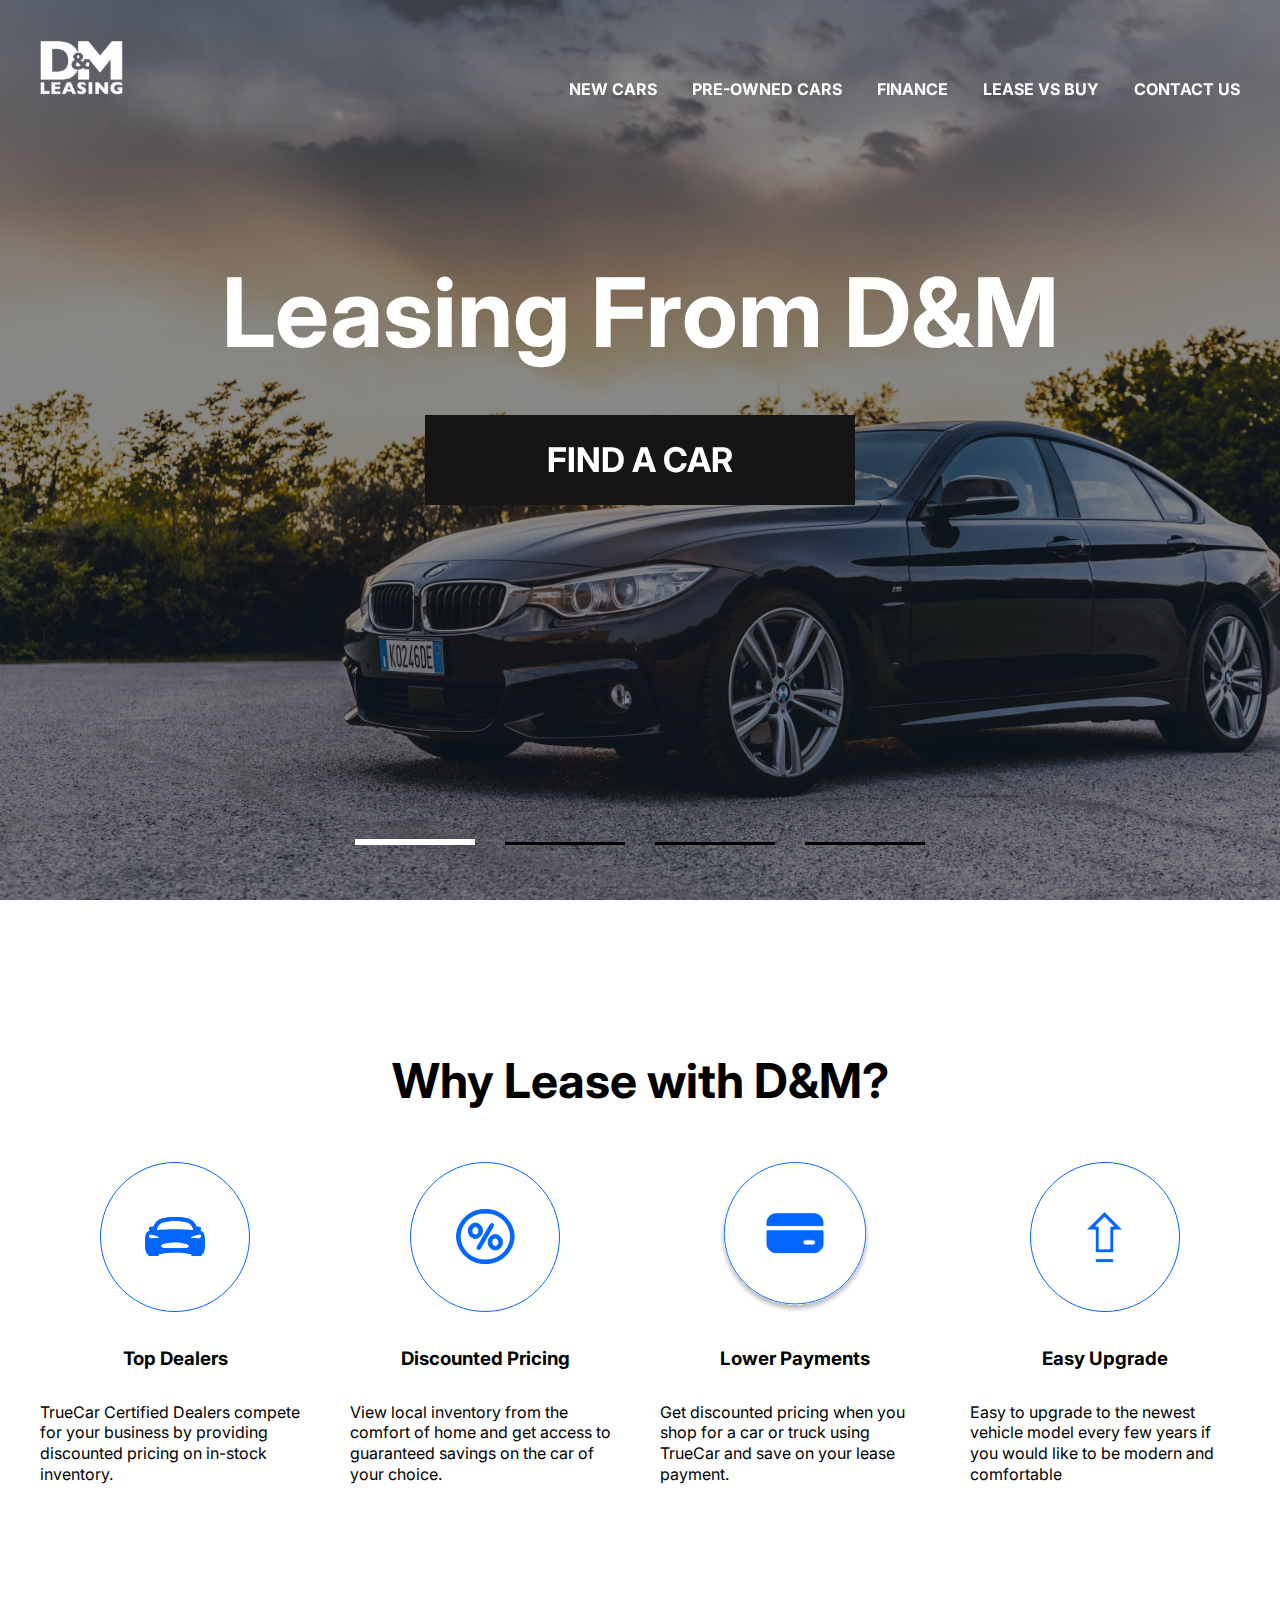
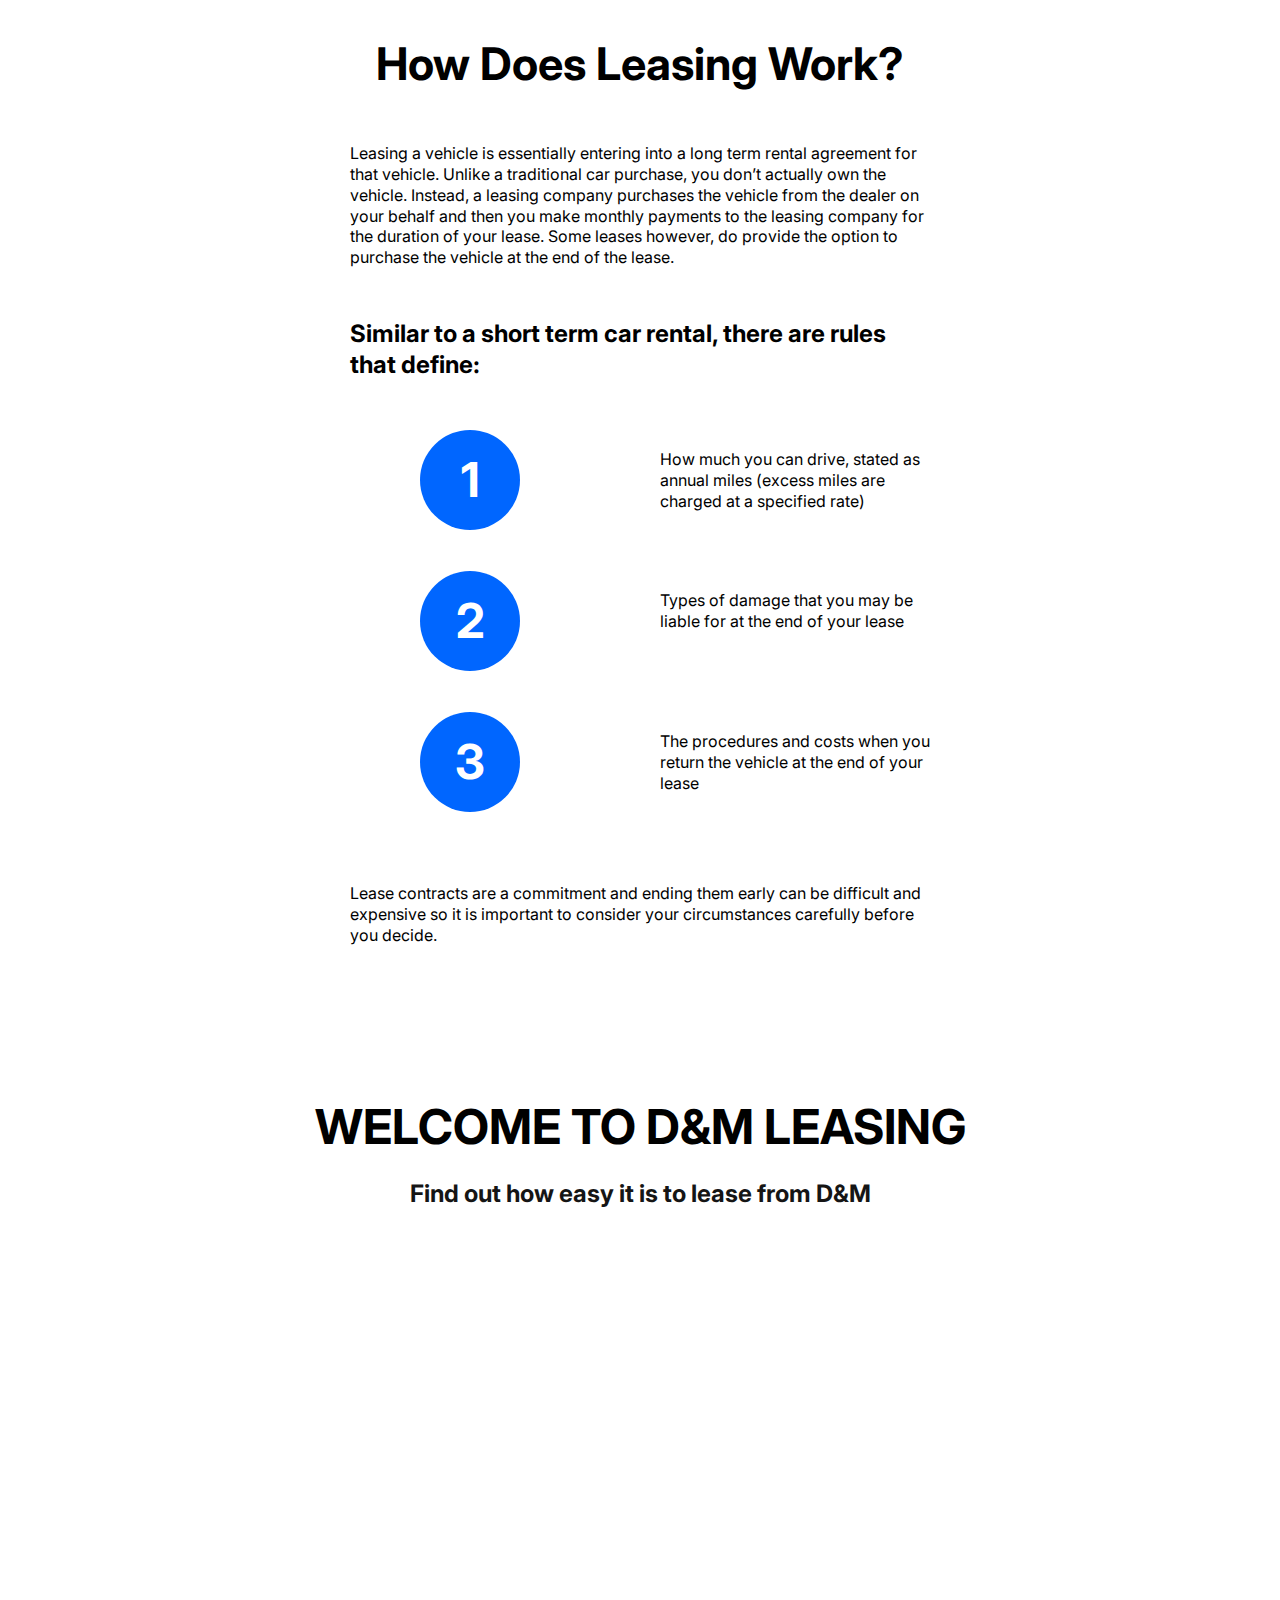
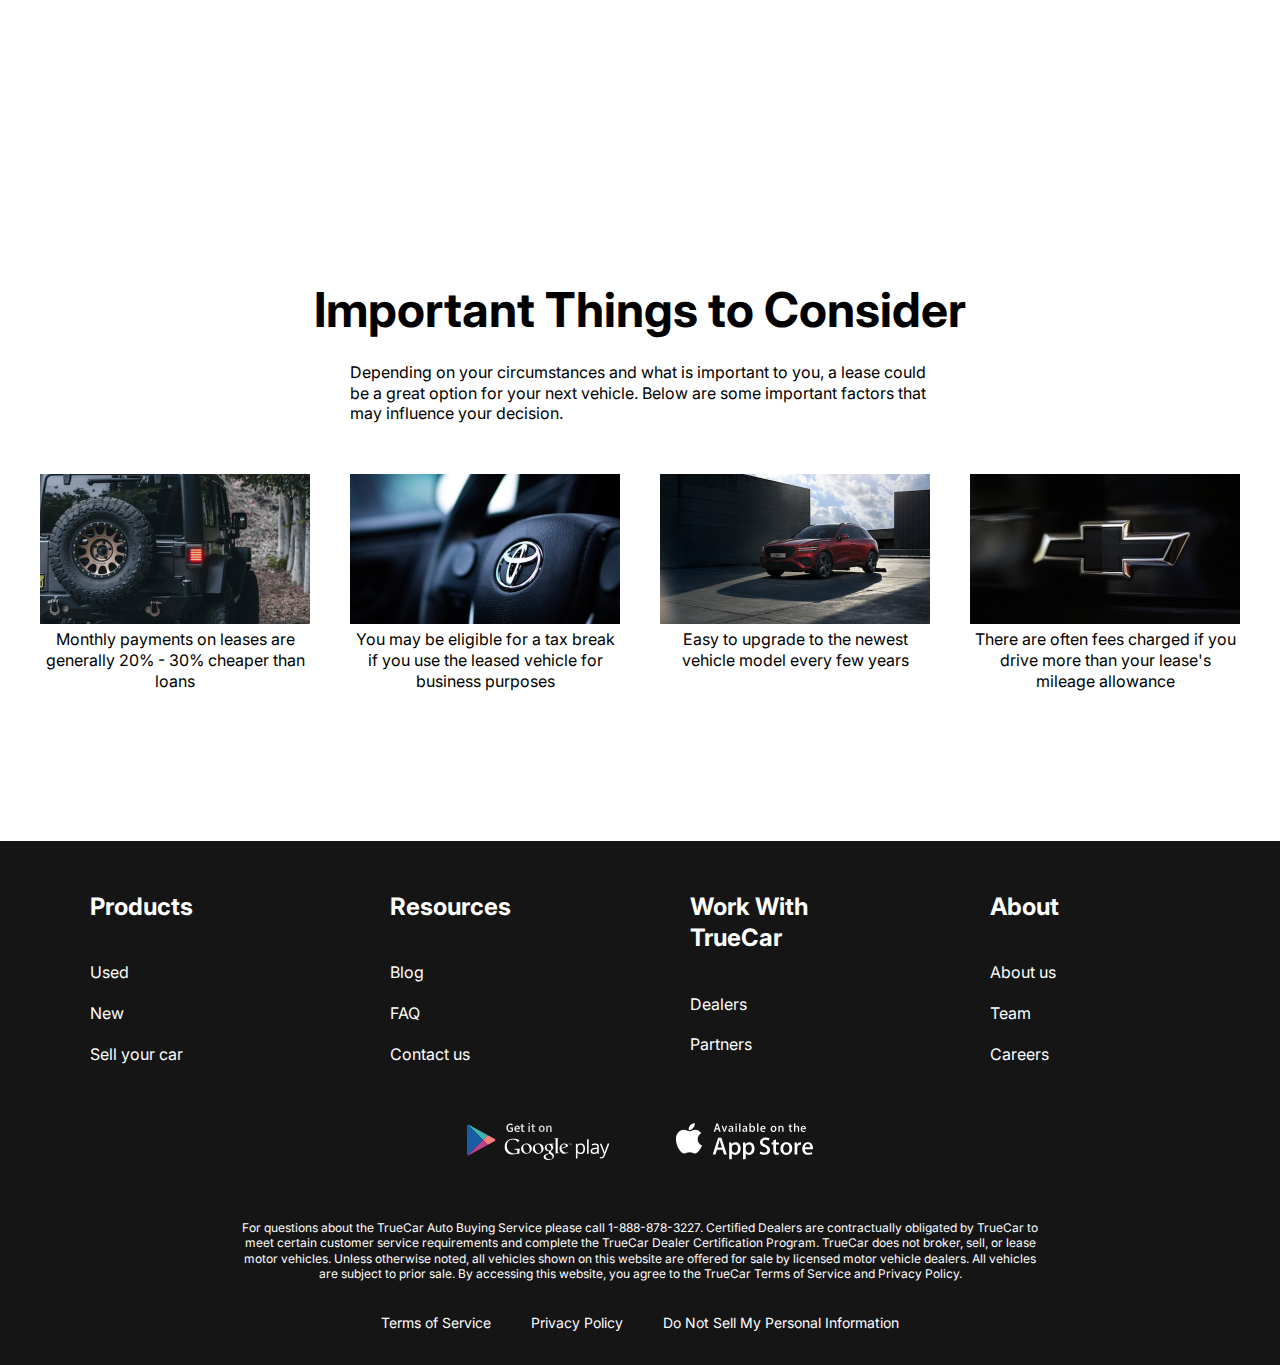
<file: src/index.html>
<!DOCTYPE html>
<html lang="en">
  <head>
    <meta charset="UTF-8" />
    <meta name="viewport" content="width=device-width, initial-scale=1.0" />
    <title>Document</title>
    <link rel="stylesheet" href="https://cdn.jsdelivr.net/npm/swiper@11/swiper-bundle.min.css" />
    <link rel="stylesheet" href="/CSS/style.css" />
    <link rel="preconnect" href="https://fonts.googleapis.com" />
    <link rel="preconnect" href="https://fonts.gstatic.com" crossorigin />
    <link
      href="https://fonts.googleapis.com/css2?family=Inter:wght@400;700&family=Montserrat:wght@400;500;600;700&display=swap"
      rel="stylesheet"
    />
  </head>
  <body>
    <div class="wrapper">
      <header class="header header-main">
        <div class="container">
          <div class="header__inner">
            <a href="index.html" class="logo"><img src="/images/logo.svg" alt="logo" class="logo__img" /></a>
            <nav class="menu">
              <ul class="menu__list">
                <li class="menu__list-item">
                  <a href="new-cars.html" class="menu__list-link">NEW CARS</a>
                </li>

                <li class="menu__list-item">
                  <a href="#" class="menu__list-link">PRE-OWNED CARS</a>
                </li>

                <li class="menu__list-item">
                  <a href="#" class="menu__list-link">FINANCE</a>
                </li>

                <li class="menu__list-item">
                  <a href="#" class="menu__list-link">LEASE VS BUY</a>
                </li>

                <li class="menu__list-item">
                  <a href="contacts.html" class="menu__list-link">CONTACT US</a>
                </li>
              </ul>
            </nav>
          </div>
        </div>
      </header>
      <main class="main">
        <section class="top">
          <h1 class="top__tittle">Leasing From D&M</h1>
          <a href="#" class="top__link">FIND A CAR</a>
        </section>
        <div class="slider">
          <div class="swiper">
            <div class="swiper-wrapper">
              <div class="swiper-slide" style="background-image: url(/images/slider-car.jpg)"></div>
              <div class="swiper-slide" style="background-image: url(/images/slider-car2.jpg)"></div>
              <div class="swiper-slide" style="background-image: url(/images/slider-car.jpg)"></div>
              <div class="swiper-slide" style="background-image: url(/images/slider-car2.jpg)"></div>
            </div>
            <div class="swiper-pagination"></div>
          </div>
        </div>
        <section class="why-lease">
          <div class="container">
            <h1 class="section-tittle">Why Lease with D&M?</h1>
           <ul class="why-lease__list">
            <li class="why-lease__item">
               <img src="/images/why-lease-1.svg" alt="" class="why-lease__img">
               <h3 class="why-lease__item-tittle">Top Dealers</h3>
               <p class="why-lease__text">TrueCar Certified Dealers compete for your business by providing discounted pricing on in-stock inventory.</p>
            </li>
            <li class="why-lease__item">
               <img src="/images/why-lease-2.svg" alt="" class="why-lease__img">
               <h3 class="why-lease__item-tittle">Discounted Pricing</h3>
               <p class="why-lease__text">View local inventory from the comfort of home and get access to guaranteed savings on the car of your choice.</p>
            </li>
            <li class="why-lease__item">
               <img src="/images/why-lease-3.svg" alt="" class="why-lease__img">
               <h3 class="why-lease__item-tittle">Lower Payments</h3>
               <p class="why-lease__text">Get discounted pricing when you shop for a car or truck using TrueCar and save on your lease payment.</p>
            </li>
            <li class="why-lease__item">
               <img src="/images/why-lease-4.svg" alt="" class="why-lease__img">
               <h3 class="why-lease__item-tittle">Easy Upgrade</h3>
               <p class="why-lease__text">Easy to upgrade to the newest vehicle model every few years if you would like to be modern and comfortable</p>
            </li>
           </ul>
            </div>
          </div>
        </section>
        <section class="leasing-work">
         <div class="container">
            <div class="leasing-work__inner">
               <h1 class="leasing-work__tittle">How Does Leasing Work?</h1>
               <p class="leasing-work__text">Leasing a vehicle is essentially entering into a long term rental agreement for that vehicle. Unlike a traditional car purchase, you don’t actually own the vehicle. Instead, a leasing company purchases the vehicle from the dealer on your behalf and then you make monthly payments to the leasing company for the duration of your lease. Some leases however, do provide the option to purchase the vehicle at the end of the lease.</p>
               <h2 class="leasing-work__sub-tittle">Similar to a short term car rental, there are rules that define:</h2>
               <ol class="leasing-work__list">
                  <li class="leasing-work__item">How much you can drive, stated as annual miles (excess miles are charged at a specified rate)</li>
                  <li class="leasing-work__item">Types of damage that you may be liable for at the end of your lease</li>
                  <li class="leasing-work__item">The procedures and costs when you return the vehicle at the end of your lease</li>
               </ol>
               <p class="leasing-work__text">Lease contracts are a commitment and ending them early can be difficult and expensive so it is important to consider your circumstances carefully before you decide.</p>
            </div>
         </div>
        </section>
        <section class="video">
         <div class="container">
            <h2 class="section-tittle vide__tittle">WELCOME TO D&M LEASING</h2>
            <p class="video__text">
               Find out how easy it is to lease from D&M
            </p>
            <iframe class="video__content" width="1000" height="500" src="https://www.youtube.com/embed/ltZXHIyff_s?si=XexfjTethbEDruNa&amp;controls=0" title="YouTube video player" frameborder="0" allow="accelerometer; autoplay; clipboard-write; encrypted-media; gyroscope; picture-in-picture; web-share" allowfullscreen></iframe>
         </div>
        </section>
        <section class="important-things">
         <div class="container">
            <h2 class="section-tittle important-things__tittle">Important Things to Consider</h2>
            <p class="important-things__text">Depending on your circumstances and what is important to you, a lease could be a great option for your next vehicle. Below are some important factors that may influence your decision.</p>
            <div class="important-things__inner">
            <ul class="important-things__list">
               <li class="important-things__item">
                  <img src="/images/important-things-1.jpg" alt="" class="important-things__item-img">
                  <p class="important-things__item-text">
                     Monthly payments on leases are generally 20% - 30% cheaper than loans
                  </p>
               </li>
               <li class="important-things__item">
                  <img src="/images/important-things-2.jpg" alt="" class="important-things__item-img">
                  <p class="important-things__item-text">
                     You may be eligible for a tax break if you use the leased vehicle for business purposes
                  </p>
               </li>
               <li class="important-things__item">
                  <img src="/images/important-things-3.jpg" alt="" class="important-things__item-img">
                  <p class="important-things__item-text">
                     Easy to upgrade to the newest vehicle model every few years
                  </p>
               </li>
               <li class="important-things__item">
                  <img src="/images/important-things-4.jpg" alt="" class="important-things__item-img">
                  <p class="important-things__item-text">
                     There are often fees charged if you drive more than your lease's mileage allowance
                  </p>
               </li>
            </ul>

            </div>
         </div>
        </section>
      </main>

      <footer class="footer">
        <div class="container">
          <nav class="footer__menu">
            <ul class="footer__menu-list">
              <li class="footer__menu-item">
                <p href="#" class="footer__menu-tittle">Products</p>
              </li>
              <li class="footer__menu-item">
                <a href="#" class="footer__menu-link">Used</a>
              </li>
              <li class="footer__menu-item">
                <a href="#" class="footer__menu-link">New</a>
              </li>
              <li class="footer__menu-item">
                <a href="#" class="footer__menu-link">Sell your car</a>
              </li>
            </ul>
            <ul class="footer__menu-list">
              <li class="footer__menu-item">
                <p href="#" class="footer__menu-tittle">Resources</p>
              </li>
              <li class="footer__menu-item">
                <a href="#" class="footer__menu-link">Blog</a>
              </li>
              <li class="footer__menu-item">
                <a href="#" class="footer__menu-link">FAQ</a>
              </li>
              <li class="footer__menu-item">
                <a href="#" class="footer__menu-link">Contact us</a>
              </li>
            </ul>
            <ul class="footer__menu-list">
              <li class="footer__menu-item">
                <p href="#" class="footer__menu-tittle">Work With TrueCar</p>
              </li>
              <li class="footer__menu-item">
                <a href="#" class="footer__menu-link">Dealers</a>
              </li>
              <li class="footer__menu-item">
                <a href="#" class="footer__menu-link">Partners</a>
              </li>
            </ul>
            <ul class="footer__menu-list">
              <li class="footer__menu-item">
                <p href="#" class="footer__menu-tittle">About</p>
              </li>
              <li class="footer__menu-item">
                <a href="#" class="footer__menu-link">About us</a>
              </li>
              <li class="footer__menu-item">
                <a href="#" class="footer__menu-link">Team</a>
              </li>
              <li class="footer__menu-item">
                <a href="#" class="footer__menu-link">Careers</a>
              </li>
            </ul>
          </nav>
          <ul class="app__links">
            <li class="app__item">
              <a href="#" class="app__item-link">
                <img src="/images/google-play.svg" alt="apple" class="app__item-img" />
              </a>
            </li>
            <li class="app__item">
              <a href="#" class="app__item-link">
                <img src="/images/app-store.svg" alt="apple" class="app__item-img" />
              </a>
            </li>
          </ul>
          <div class="footer__copy">
            <p class="footer_copy-text">
              For questions about the TrueCar Auto Buying Service please call 1-888-878-3227. Certified Dealers are
              contractually obligated by TrueCar to meet certain customer service requirements and complete the TrueCar
              Dealer Certification Program. TrueCar does not broker, sell, or lease motor vehicles. Unless otherwise
              noted, all vehicles shown on this website are offered for sale by licensed motor vehicle dealers. All
              vehicles are subject to prior sale. By accessing this website, you agree to the TrueCar Terms of Service
              and Privacy Policy.
            </p>
          </div>
          <nav class="copy__nav">
            <ul class="copy__nav-list">
              <li class="copy__nav-item">
                <a href="#" class="copy__nav-link">Terms of Service</a>
              </li>
              <li class="copy_nav-item">
                <a href="#" class="copy__nav-link">Privacy Policy</a>
              </li>
              <li class="copy_nav-item">
                <a href="#" class="copy__nav-link">Do Not Sell My Personal Information</a>
              </li>
            </ul>
          </nav>
        </div>
      </footer>
    </div>
    <script src="https://cdn.jsdelivr.net/npm/swiper@11/swiper-bundle.min.js"></script>
    <script src="js/main.js"></script>
  </body>
</html>
</file>
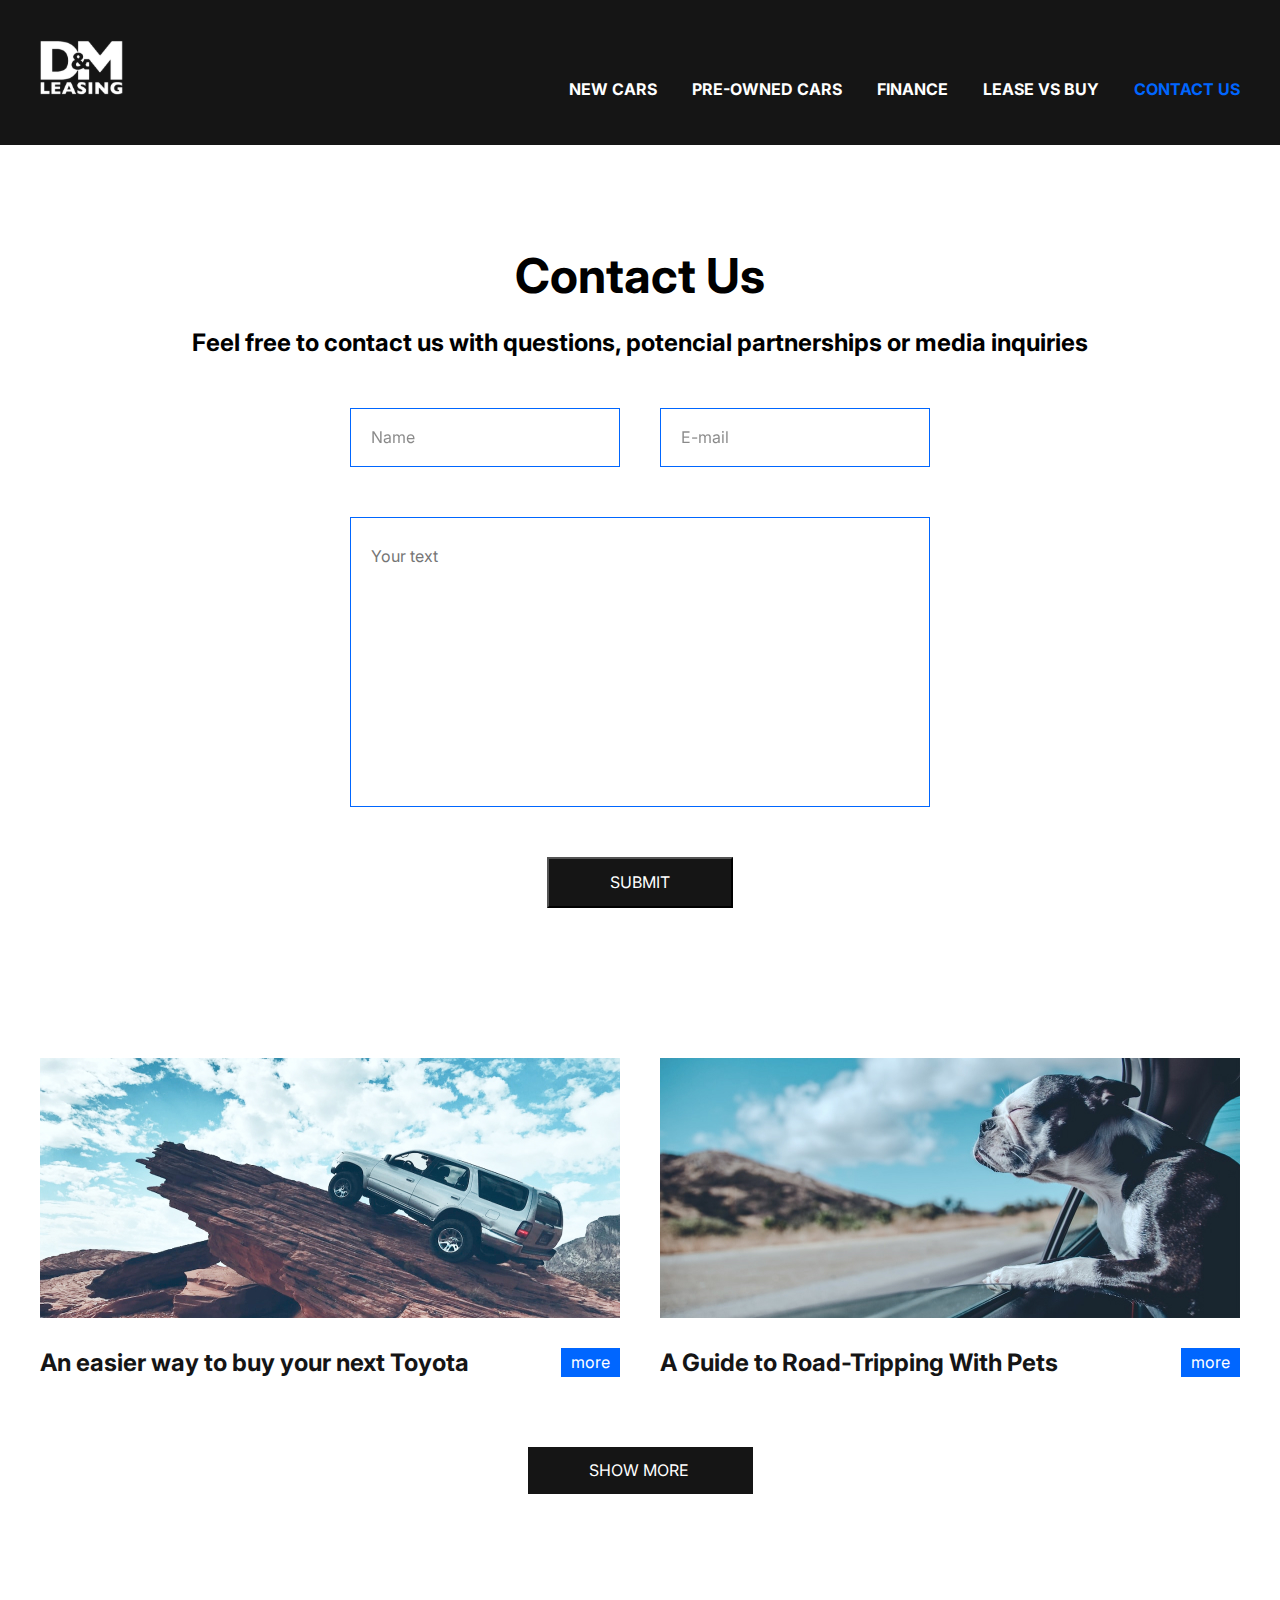
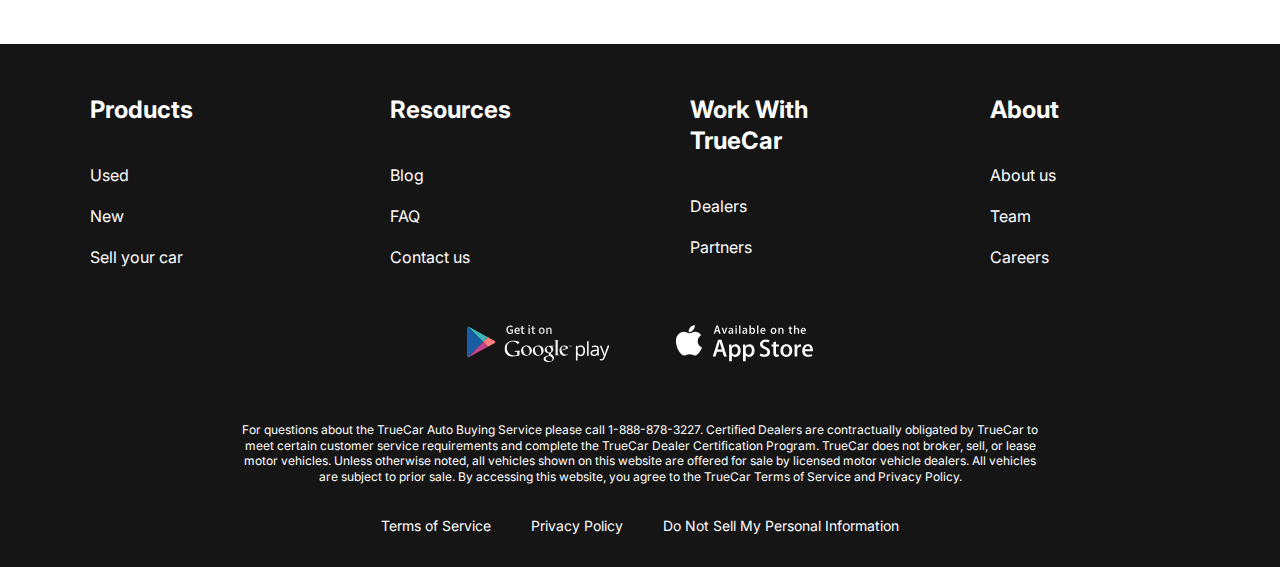
<file: src/contacts.html>
<!DOCTYPE html>
<html lang="en">
  <head>
    <meta charset="UTF-8" />
    <meta name="viewport" content="width=device-width, initial-scale=1.0" />
    <title>Document</title>
    <link rel="stylesheet" href="/CSS/style.css" />
    <link rel="preconnect" href="https://fonts.googleapis.com" />
    <link rel="preconnect" href="https://fonts.gstatic.com" crossorigin />
    <link
      href="https://fonts.googleapis.com/css2?family=Inter:wght@400;700&family=Montserrat:wght@400;500;600;700&display=swap"
      rel="stylesheet"
    />
  </head>
  <body>
    <div class="wrapper">
      <header class="header">
        <div class="container">
          <div class="header__inner">
            <a href="index.html" class="logo"><img src="/images/logo.svg" alt="logo" class="logo__img" /></a>
            <nav class="menu">
              <ul class="menu__list">
                <li class="menu__list-item">
                  <a href="new-cars.html" class="menu__list-link">NEW CARS</a>
                </li>

                <li class="menu__list-item">
                  <a href="#" class="menu__list-link">PRE-OWNED CARS</a>
                </li>

                <li class="menu__list-item">
                  <a href="#" class="menu__list-link">FINANCE</a>
                </li>

                <li class="menu__list-item">
                  <a href="#" class="menu__list-link">LEASE VS BUY</a>
                </li>

                <li class="menu__list-item">
                  <a href="contacts.html" class="menu__list-link menu__list-link--actve">CONTACT US</a>
                </li>
              </ul>
            </nav>
          </div>
        </div>
      </header>
      <main class="main">
        <section class="contacts">
          <div class="container">
            <h1 class="section-tittle contacts__tittle">Contact Us</h1>
            <h2 class="contacts__text">
              Feel free to contact us with questions, potencial partnerships or media inquiries
            </h2>
            <form action="#" class="form">
              <input type="text" class="form__input contacts-name" placeholder="Name" />
              <input type="email" class="form__input contacts-email" placeholder="E-mail" />
              <textarea type="text" class="form__input-text" placeholder="Your text"></textarea>
              <button class="form__btn">SUBMIT</button>
            </form>
          </div>
        </section>
        <section class="blog">
          <div class="container">
            <div class="blog__items">
              <div class="blog__item">
                <img src="/images/blog-item-1.jpg" alt="img" class="blog__item-img" />
                <h4 class="blog__item-tittle">An easier way to buy your next Toyota</h4>
                <a href="#" class="blog__item-link">MORE</a>
              </div>
              <div class="blog__item">
                <img src="/images/blog-item-2.jpg" alt="img" class="blog__item-img" />
                <h4 class="blog__item-tittle">A Guide to Road-Tripping With Pets</h4>
                <a href="#" class="blog__item-link">MORE</a>
              </div>
            </div>
            <a href="index.html" class="blog__link">SHOW MORE</a>
          </div>
        </section>
      </main>

      <footer class="footer">
        <div class="container">
          <nav class="footer__menu">
            <ul class="footer__menu-list">
              <li class="footer__menu-item">
                <p href="#" class="footer__menu-tittle">Products</p>
              </li>
              <li class="footer__menu-item">
                <a href="#" class="footer__menu-link">Used</a>
              </li>
              <li class="footer__menu-item">
                <a href="#" class="footer__menu-link">New</a>
              </li>
              <li class="footer__menu-item">
                <a href="#" class="footer__menu-link">Sell your car</a>
              </li>
            </ul>
            <ul class="footer__menu-list">
              <li class="footer__menu-item">
                <p href="#" class="footer__menu-tittle">Resources</p>
              </li>
              <li class="footer__menu-item">
                <a href="#" class="footer__menu-link">Blog</a>
              </li>
              <li class="footer__menu-item">
                <a href="#" class="footer__menu-link">FAQ</a>
              </li>
              <li class="footer__menu-item">
                <a href="#" class="footer__menu-link">Contact us</a>
              </li>
            </ul>
            <ul class="footer__menu-list">
              <li class="footer__menu-item">
                <p href="#" class="footer__menu-tittle">Work With TrueCar</p>
              </li>
              <li class="footer__menu-item">
                <a href="#" class="footer__menu-link">Dealers</a>
              </li>
              <li class="footer__menu-item">
                <a href="#" class="footer__menu-link">Partners</a>
              </li>
            </ul>
            <ul class="footer__menu-list">
              <li class="footer__menu-item">
                <p href="#" class="footer__menu-tittle">About</p>
              </li>
              <li class="footer__menu-item">
                <a href="#" class="footer__menu-link">About us</a>
              </li>
              <li class="footer__menu-item">
                <a href="#" class="footer__menu-link">Team</a>
              </li>
              <li class="footer__menu-item">
                <a href="#" class="footer__menu-link">Careers</a>
              </li>
            </ul>
          </nav>
          <ul class="app__links">
            <li class="app__item">
              <a href="#" class="app__item-link">
                <img src="/images/google-play.svg" alt="apple" class="app__item-img" />
              </a>
            </li>
            <li class="app__item">
              <a href="#" class="app__item-link">
                <img src="/images/app-store.svg" alt="apple" class="app__item-img" />
              </a>
            </li>
          </ul>
          <div class="footer__copy">
            <p class="footer_copy-text">
              For questions about the TrueCar Auto Buying Service please call 1-888-878-3227. Certified Dealers are
              contractually obligated by TrueCar to meet certain customer service requirements and complete the TrueCar
              Dealer Certification Program. TrueCar does not broker, sell, or lease motor vehicles. Unless otherwise
              noted, all vehicles shown on this website are offered for sale by licensed motor vehicle dealers. All
              vehicles are subject to prior sale. By accessing this website, you agree to the TrueCar Terms of Service
              and Privacy Policy.
            </p>
          </div>
          <nav class="copy__nav">
            <ul class="copy__nav-list">
              <li class="copy__nav-item">
                <a href="#" class="copy__nav-link">Terms of Service</a>
              </li>
              <li class="copy_nav-item">
                <a href="#" class="copy__nav-link">Privacy Policy</a>
              </li>
              <li class="copy_nav-item">
                <a href="#" class="copy__nav-link">Do Not Sell My Personal Information</a>
              </li>
            </ul>
          </nav>
        </div>
      </footer>
    </div>
  </body>
</html>
</file>
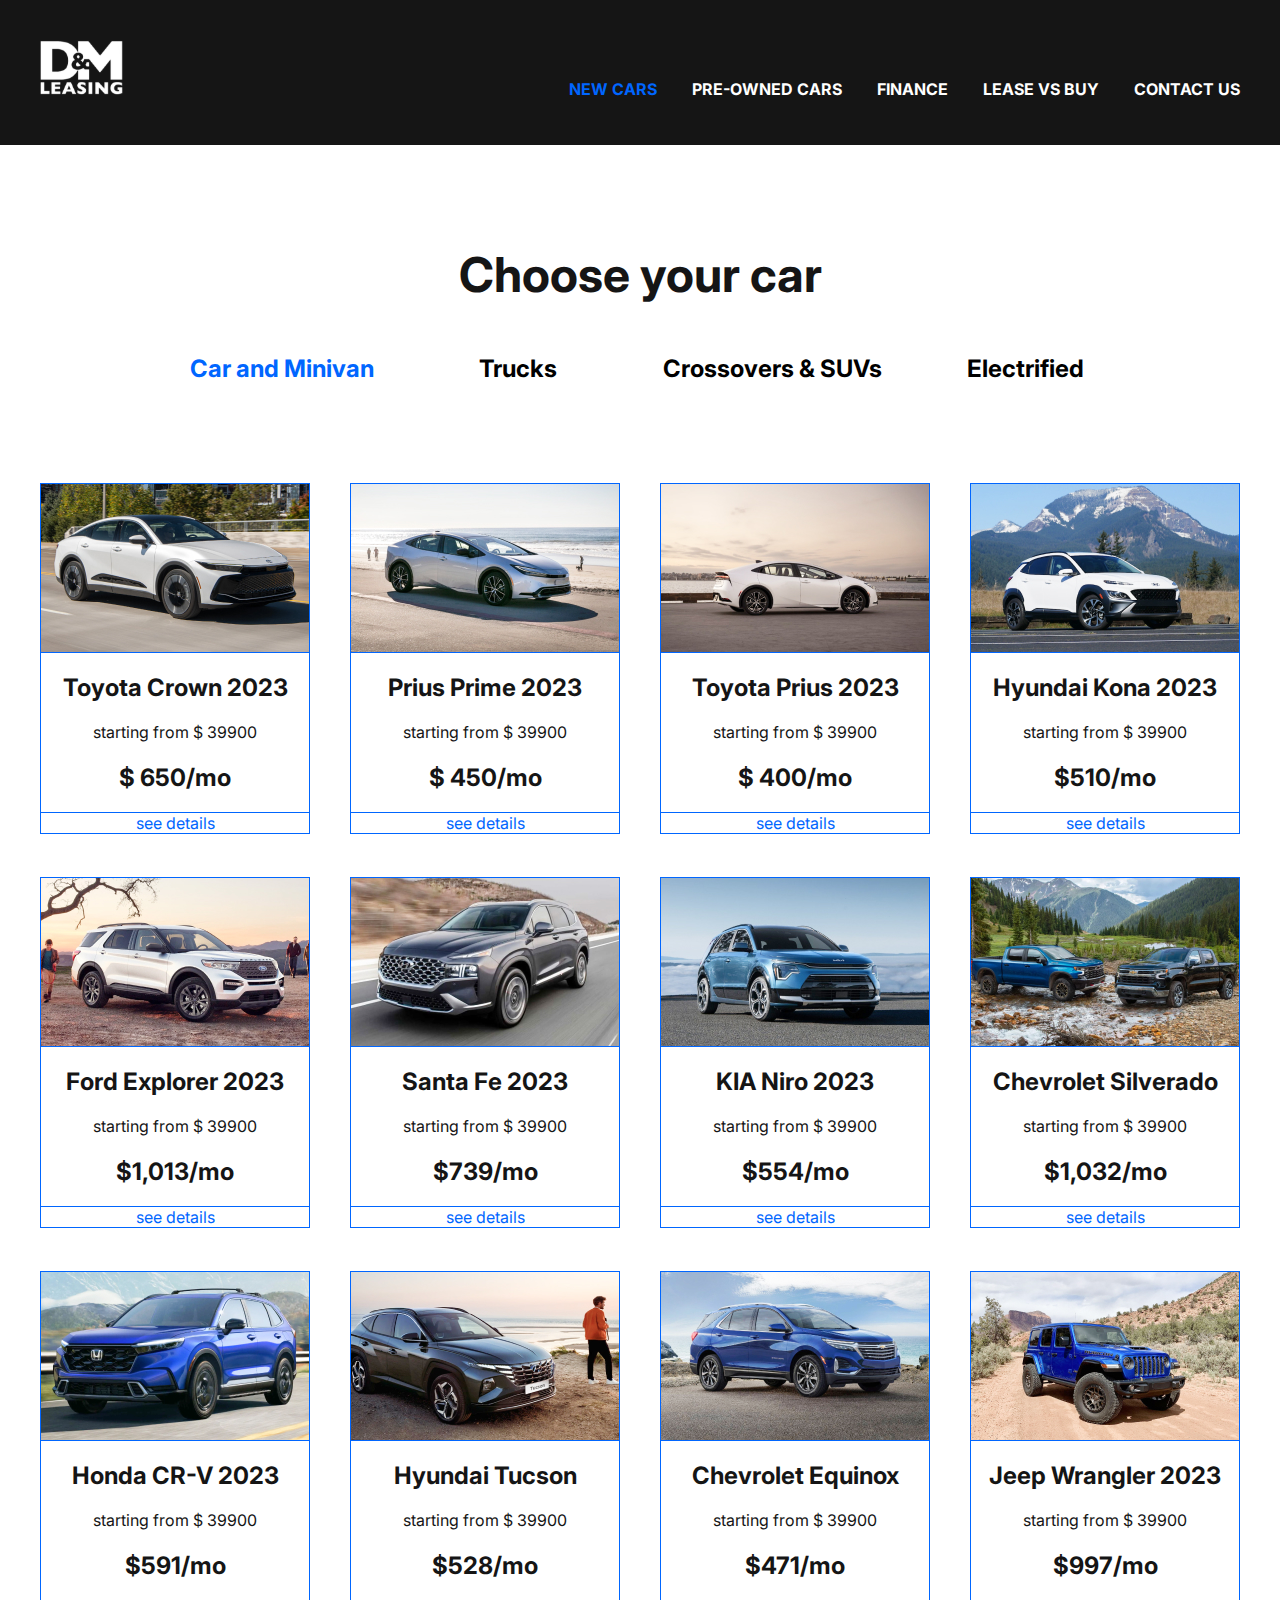
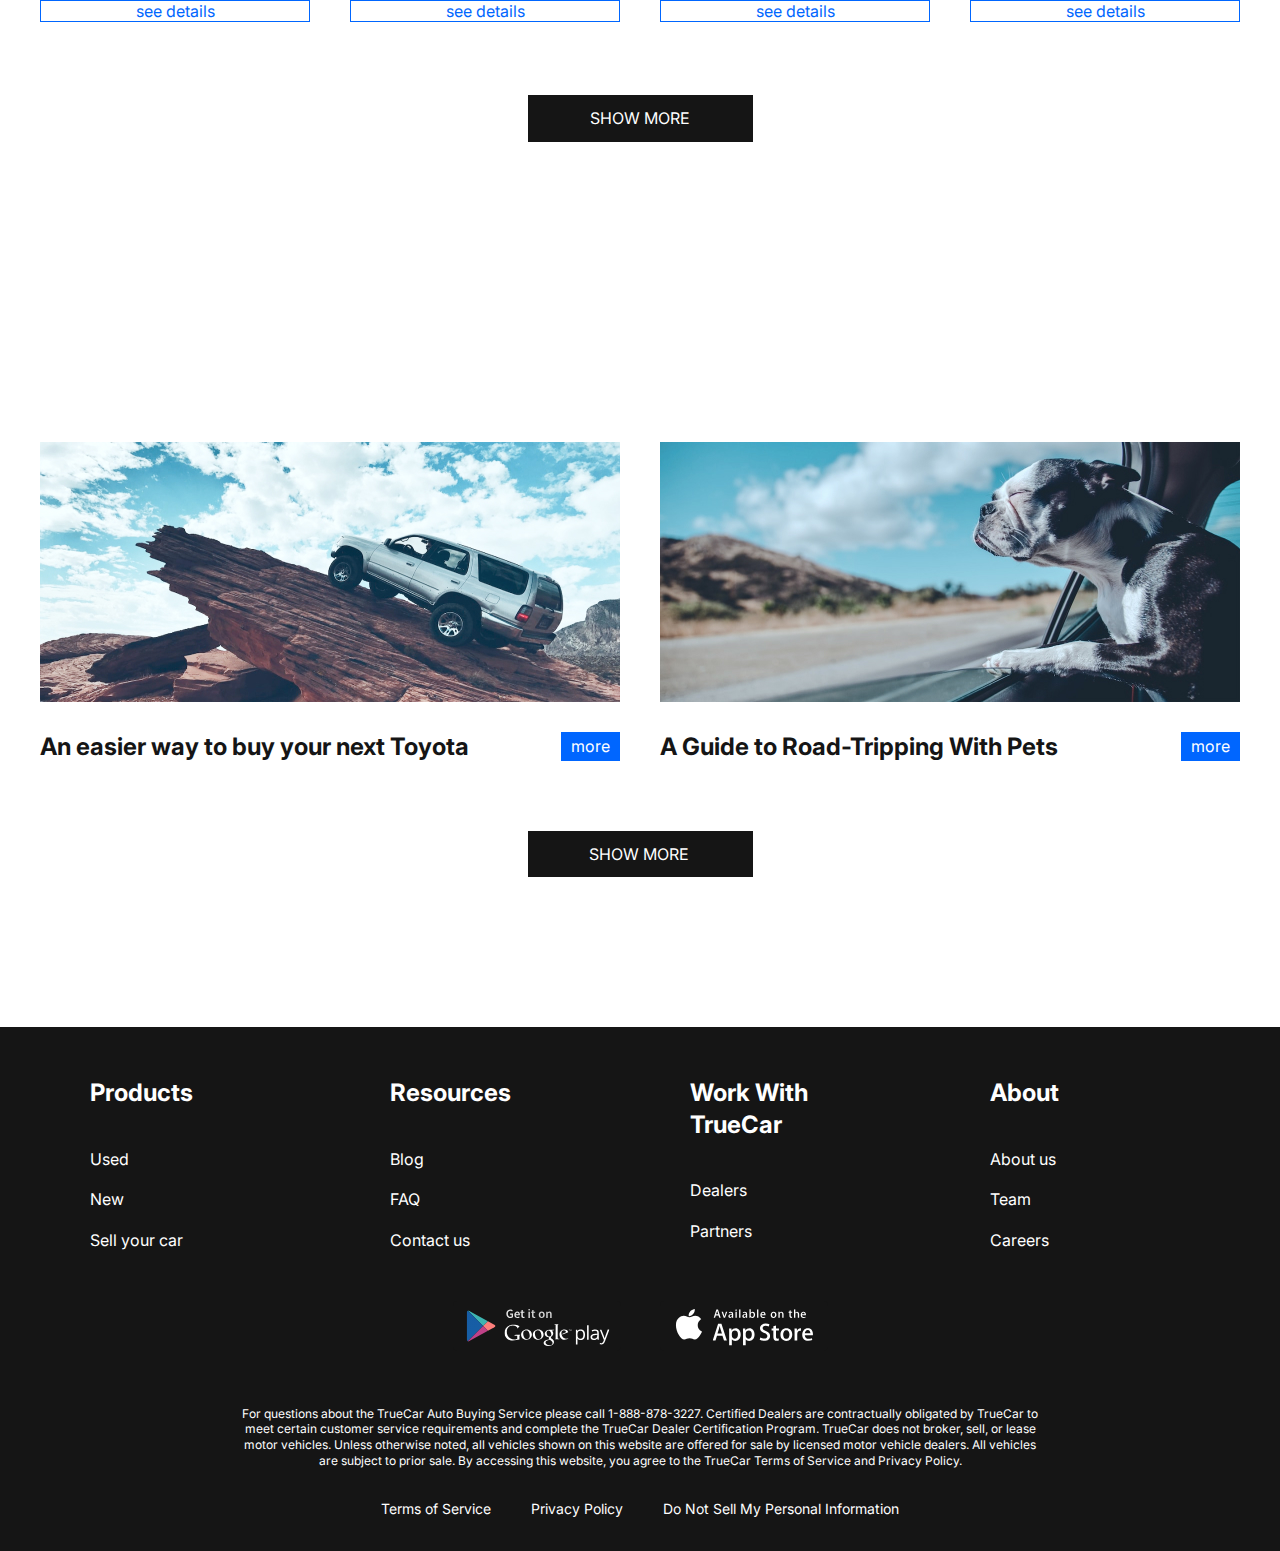
<file: src/new-cars.html>
<!DOCTYPE html>
<html lang="en">
  <head>
    <meta charset="UTF-8" />
    <meta name="viewport" content="width=device-width, initial-scale=1.0" />
    <title>Document</title>
    <link rel="stylesheet" href="/CSS/style.css" />
    <link rel="preconnect" href="https://fonts.googleapis.com" />
    <link rel="preconnect" href="https://fonts.gstatic.com" crossorigin />
    <link
      href="https://fonts.googleapis.com/css2?family=Inter:wght@400;700&family=Montserrat:wght@400;500;600;700&display=swap"
      rel="stylesheet"
    />
  </head>
  <body>
    <div class="wrapper">
      <header class="header">
        <div class="container">
          <div class="header__inner">
            <a href="index.html" class="logo"><img src="/images/logo.svg" alt="logo" class="logo__img" /></a>
            <nav class="menu">
              <ul class="menu__list">
                <li class="menu__list-item">
                  <a href="new-cars.html" class="menu__list-link menu__list-link--actve">NEW CARS</a>
                </li>

                <li class="menu__list-item">
                  <a href="#" class="menu__list-link">PRE-OWNED CARS</a>
                </li>

                <li class="menu__list-item">
                  <a href="#" class="menu__list-link">FINANCE</a>
                </li>

                <li class="menu__list-item">
                  <a href="#" class="menu__list-link">LEASE VS BUY</a>
                </li>

                <li class="menu__list-item">
                  <a href="contacts.html" class="menu__list-link">CONTACT US</a>
                </li>
              </ul>
            </nav>
          </div>
        </div>
      </header>
      <main class="main">
        <section class="choose">
          <div class="container">
            <h1 class="choose__tittle">Choose your car</h1>
            <div class="tabs">
              <div class="tabs__btn">
                <button class="tabs__btn-item tabs__btn-item-active" data-button="content-1">Car and Minivan</button>
                <button class="tabs__btn-item" data-button="content-2">Trucks</button>
                <button class="tabs__btn-item" data-button="content-3">Crossovers & SUVs</button>
                <button class="tabs__btn-item" data-button="content-4">Electrified</button>
              </div>
              <div class="tabs__content">
                <div class="tabs__content-item">
                  <div class="card">
                    <img src="/images/car-1.jpg" alt="car1" class="card__img" />
                    <div class="card__content">
                      <h4 class="card__tittle">Toyota Crown 2023</h4>
                      <p class="card__price-start">starting from $ 39900</p>
                      <p class="card__price-month">$ 650/mo</p>
                    </div>
                    <a href="#" class="card__details">see details</a>
                  </div>

                  <div class="card">
                    <img src="/images/car-2.jpg" alt="car1" class="card__img" />
                    <div class="card__content">
                      <h4 class="card__tittle">Prius Prime 2023</h4>
                      <p class="card__price-start">starting from $ 39900</p>
                      <p class="card__price-month">$ 450/mo</p>
                    </div>
                    <a href="#" class="card__details">see details</a>
                  </div>
                  <div class="card">
                    <img src="/images/car-3.jpg" alt="car1" class="card__img" />
                    <div class="card__content">
                      <h4 class="card__tittle">Toyota Prius 2023</h4>
                      <p class="card__price-start">starting from $ 39900</p>
                      <p class="card__price-month">$ 400/mo</p>
                    </div>
                    <a href="#" class="card__details">see details</a>
                  </div>
                  <div class="card">
                    <img src="/images/car-4.jpg" alt="car1" class="card__img" />
                    <div class="card__content">
                      <h4 class="card__tittle">Hyundai Kona 2023</h4>
                      <p class="card__price-start">starting from $ 39900</p>
                      <p class="card__price-month">$510/mo</p>
                    </div>
                    <a href="#" class="card__details">see details</a>
                  </div>
                  <div class="card">
                    <img src="/images/car-5.jpg" alt="car1" class="card__img" />
                    <div class="card__content">
                      <h4 class="card__tittle">Ford Explorer 2023</h4>
                      <p class="card__price-start">starting from $ 39900</p>
                      <p class="card__price-month">$1,013/mo</p>
                    </div>
                    <a href="#" class="card__details">see details</a>
                  </div>
                  <div class="card">
                    <img src="/images/car-6.jpg" alt="car1" class="card__img" />
                    <div class="card__content">
                      <h4 class="card__tittle">Santa Fe 2023</h4>
                      <p class="card__price-start">starting from $ 39900</p>
                      <p class="card__price-month">$739/mo</p>
                    </div>
                    <a href="#" class="card__details">see details</a>
                  </div>
                  <div class="card">
                    <img src="/images/car-7.jpg" alt="car1" class="card__img" />
                    <div class="card__content">
                      <h4 class="card__tittle">KIA Niro 2023</h4>
                      <p class="card__price-start">starting from $ 39900</p>
                      <p class="card__price-month">$554/mo</p>
                    </div>
                    <a href="#" class="card__details">see details</a>
                  </div>
                  <div class="card">
                    <img src="/images/car-8.jpg" alt="car1" class="card__img" />
                    <div class="card__content">
                      <h4 class="card__tittle">Chevrolet Silverado</h4>
                      <p class="card__price-start">starting from $ 39900</p>
                      <p class="card__price-month">$1,032/mo</p>
                    </div>
                    <a href="#" class="card__details">see details</a>
                  </div>
                  <div class="card">
                    <img src="/images/car-9.jpg" alt="car1" class="card__img" />
                    <div class="card__content">
                      <h4 class="card__tittle">Honda CR-V 2023</h4>
                      <p class="card__price-start">starting from $ 39900</p>
                      <p class="card__price-month">$591/mo</p>
                    </div>
                    <a href="#" class="card__details">see details</a>
                  </div>
                  <div class="card">
                    <img src="/images/car-10.jpg" alt="car1" class="card__img" />
                    <div class="card__content">
                      <h4 class="card__tittle">Hyundai Tucson</h4>
                      <p class="card__price-start">starting from $ 39900</p>
                      <p class="card__price-month">$528/mo</p>
                    </div>
                    <a href="#" class="card__details">see details</a>
                  </div>
                  <div class="card">
                    <img src="/images/car-11.jpg" alt="car1" class="card__img" />
                    <div class="card__content">
                      <h4 class="card__tittle">Chevrolet Equinox</h4>
                      <p class="card__price-start">starting from $ 39900</p>
                      <p class="card__price-month">$471/mo</p>
                    </div>
                    <a href="#" class="card__details">see details</a>
                  </div>
                  <div class="card">
                    <img src="/images/car-12.jpg" alt="car1" class="card__img" />
                    <div class="card__content">
                      <h4 class="card__tittle">Jeep Wrangler 2023</h4>
                      <p class="card__price-start">starting from $ 39900</p>
                      <p class="card__price-month">$997/mo</p>
                    </div>
                    <a href="#" class="card__details">see details</a>
                  </div>
                </div>
                <a href="contacts.html" class="blog__link cars__link">SHOW MORE</a>
              </div>
            </div>
          </div>
        </section>
        <section class="blog">
          <div class="container">
            <div class="blog__items">
              <div class="blog__item">
                <img src="/images/blog-item-1.jpg" alt="img" class="blog__item-img" />
                <h4 class="blog__item-tittle">An easier way to buy your next Toyota</h4>
                <a href="contacts.html" class="blog__item-link">MORE</a>
              </div>
              <div class="blog__item">
                <img src="/images/blog-item-2.jpg" alt="img" class="blog__item-img" />
                <h4 class="blog__item-tittle">A Guide to Road-Tripping With Pets</h4>
                <a href="contacts.html" class="blog__item-link">MORE</a>
              </div>
            </div>
            <a href="contacts.html" class="blog__link">SHOW MORE</a>
          </div>
        </section>
      </main>

      <footer class="footer">
        <div class="container">
          <nav class="footer__menu">
            <ul class="footer__menu-list">
              <li class="footer__menu-item">
                <p href="#" class="footer__menu-tittle">Products</p>
              </li>
              <li class="footer__menu-item">
                <a href="#" class="footer__menu-link">Used</a>
              </li>
              <li class="footer__menu-item">
                <a href="#" class="footer__menu-link">New</a>
              </li>
              <li class="footer__menu-item">
                <a href="#" class="footer__menu-link">Sell your car</a>
              </li>
            </ul>
            <ul class="footer__menu-list">
              <li class="footer__menu-item">
                <p href="#" class="footer__menu-tittle">Resources</p>
              </li>
              <li class="footer__menu-item">
                <a href="#" class="footer__menu-link">Blog</a>
              </li>
              <li class="footer__menu-item">
                <a href="#" class="footer__menu-link">FAQ</a>
              </li>
              <li class="footer__menu-item">
                <a href="#" class="footer__menu-link">Contact us</a>
              </li>
            </ul>
            <ul class="footer__menu-list">
              <li class="footer__menu-item">
                <p href="#" class="footer__menu-tittle">Work With TrueCar</p>
              </li>
              <li class="footer__menu-item">
                <a href="#" class="footer__menu-link">Dealers</a>
              </li>
              <li class="footer__menu-item">
                <a href="#" class="footer__menu-link">Partners</a>
              </li>
            </ul>
            <ul class="footer__menu-list">
              <li class="footer__menu-item">
                <p href="#" class="footer__menu-tittle">About</p>
              </li>
              <li class="footer__menu-item">
                <a href="#" class="footer__menu-link">About us</a>
              </li>
              <li class="footer__menu-item">
                <a href="#" class="footer__menu-link">Team</a>
              </li>
              <li class="footer__menu-item">
                <a href="#" class="footer__menu-link">Careers</a>
              </li>
            </ul>
          </nav>
          <ul class="app__links">
            <li class="app__item">
              <a href="#" class="app__item-link">
                <img src="/images/google-play.svg" alt="apple" class="app__item-img" />
              </a>
            </li>
            <li class="app__item">
              <a href="#" class="app__item-link">
                <img src="/images/app-store.svg" alt="apple" class="app__item-img" />
              </a>
            </li>
          </ul>
          <div class="footer__copy">
            <p class="footer_copy-text">
              For questions about the TrueCar Auto Buying Service please call 1-888-878-3227. Certified Dealers are
              contractually obligated by TrueCar to meet certain customer service requirements and complete the TrueCar
              Dealer Certification Program. TrueCar does not broker, sell, or lease motor vehicles. Unless otherwise
              noted, all vehicles shown on this website are offered for sale by licensed motor vehicle dealers. All
              vehicles are subject to prior sale. By accessing this website, you agree to the TrueCar Terms of Service
              and Privacy Policy.
            </p>
          </div>
          <nav class="copy__nav">
            <ul class="copy__nav-list">
              <li class="copy__nav-item">
                <a href="#" class="copy__nav-link">Terms of Service</a>
              </li>
              <li class="copy_nav-item">
                <a href="#" class="copy__nav-link">Privacy Policy</a>
              </li>
              <li class="copy_nav-item">
                <a href="#" class="copy__nav-link">Do Not Sell My Personal Information</a>
              </li>
            </ul>
          </nav>
        </div>
      </footer>
    </div>
    <script src="js/main.js"></script>
  </body>
</html>
</file>
<file: CSS/style.css>
html {
  box-sizing: border-box;
}
*,
*::after,
*::before {
  box-sizing: inherit;
  padding: 0;
  margin: 0;
}
ul {
  list-style-type: none;
}
a {
  text-decoration: none;
  color: inherit;
}
.container {
  max-width: 1220px;
  margin: 0 auto;
  padding: 0 10px;
}
.wrapper {
  min-height: 100%;
  display: flex;
  flex-direction: column;
}
.main {
  flex-grow: 1;
}
body {
  font-family: "Inter", sans-serif;
  font-size: 16px;
  font-weight: 400px;
  line-height: 1.3;
}
html,
body {
  height: 100%;
}
/* HEADER AND FOTTER */
.header {
  background-color: #151515;
}
.header-main {
  background-color: transparent;
  position: absolute;
  z-index: 10;
  right: 0;
  left: 0;
}
.header__inner {
  padding-top: 40px;
  padding-bottom: 45px;
  display: flex;
  justify-content: space-between;
  align-items: flex-end;
}
.menu__list {
  display: flex;
  gap: 35px;
}
.menu__list-link {
  font-weight: 700;
  color: white;
  text-transform: uppercase;
}
.menu__list-link--actve {
  color: #0066ff;
}
.footer {
  background-color: #151515;
  padding: 50px 0 32px;
  color: #fff;
}
.footer__menu {
  display: grid;
  grid-template-columns: repeat(4, 1fr);
  gap: 50px 0;
}
.footer__menu-list {
  display: flex;
  flex-direction: column;
  margin: 0 50px;
}
.footer__menu-tittle {
  font-weight: 700;
  font-size: 24px;
  padding-bottom: 20px;
}
.footer__menu-link {
  font-size: 16px;
  font-weight: 400px;
  max-width: 250px;
}
.footer__menu-item + .footer__menu-item {
  padding-top: 20px;
}
.app__links {
  display: flex;
  justify-content: center;
  margin: 50px 0;
}
.app__item + .app__item {
  margin-left: 39px;
}
.footer__copy {
  margin: 0 auto;
  text-align: center;
  font-size: 12px;
  font-weight: 400;
  max-width: 806px;
  max-height: 90px;
}
.copy__nav {
  margin-top: 30px;
}
.copy__nav-list {
  display: flex;
  flex-direction: row;
  justify-content: center;
  gap: 40px;
}
.copy__nav-link {
  font-size: 14px;
  font-weight: 400;
}

/* MAIN */
.top {
  color: #fff;
  text-align: center;
  padding-top: 250px;
  padding-bottom: 50px;
  z-index: 5;
  left: 0;
  right: 0;
  position: absolute;
}
.top__tittle {
  padding-bottom: 40px;
  font-weight: 700;
  font-size: 96px;
}
.top__link {
  padding: 23px 113px;
  background-color: #151515;
  width: 100%;
  max-width: 430px;
  max-height: 90px;
  display: inline-block;
  text-transform: uppercase;
  font-size: 34px;
  font-weight: 700;
}
.swiper::after {
  content: "";
  z-index: 5;
  position: absolute;
  left: 0;
  bottom: 0;
  top: 0;
  right: 0;
  background: rgba(21, 21, 21, 0.5);
}

.swiper-slide {
  background-repeat: no-repeat;
  height: 100vh;
  background-size: cover;
  background-position: center center;
}

/* .swiper-pagination {} */
.swiper-pagination-bullet {
  width: 120px;
  height: 3px;
  border-color: #151515;
  border-radius: 0;
  color: #151515;
  opacity: 1;
}
.swiper-pagination-bullet-active {
  height: 6px;
  background-color: #fff;
}

.swiper-pagination-horizontal.swiper-pagination-bullets .swiper-pagination-bullet {
  margin: 0 15px;
}
.swiper-pagination-bullets.swiper-pagination-horizontal {
  bottom: 50px;
}

/* why-lease-section */
/* why-lease */
.why-lease {
  margin-top: 150px;
  margin-bottom: 150px;
}
.why-lease__list {
  display: grid;
  grid-template-columns: repeat(4, 1fr);
  gap: 40px;
  text-align: center;
}
.section-tittle {
  font-size: 48px;
  font-weight: 700;
  text-align: center;
  padding-bottom: 50px;
}
.why-lease__item-tittle {
  padding: 30px 0;
}
.why-lease__text {
  text-align: left;
}
.why-lease__img {
  width: 150px;
  height: 150px;
}

/* leasing-work */
.leasing-work {
  max-width: 600px;
  margin: 0 auto;
}
.leasing-work__tittle {
  font-size: 45px;
  font-weight: 700;
  text-align: center;
  padding-bottom: 50px;
}
.leasing-work__sub-tittle {
  font-size: 24px;
  font-weight: 700;
  padding-bottom: 50px;
}
.leasing-work__text {
  padding-bottom: 50px;
}
.leasing-work__list {
  padding-bottom: 70px;
  counter-reset: myCounter;
}
.leasing-work__item {
  list-style-type: none;
  width: 270px;
  position: relative;
  margin-left: auto;
  padding: 19px 0 19px 240px;
  box-sizing: content-box;
  min-height: 63px;
}
.leasing-work__item + .leasing-work__item {
  margin-top: 40px;
}
.leasing-work__item::before {
  counter-increment: myCounter;
  content: counter(myCounter);
  background-color: #0066ff;
  font-size: 48px;
  color: #fff;
  font-weight: 700;
  display: inline-block;
  width: 100px;
  height: 100px;
  border-radius: 50%;
  display: flex;
  align-items: center;
  justify-content: center;
  position: absolute;
  left: 0;
  top: 0;
}
.leasing-work__item {
}

/* video */
.video {
  padding-bottom: 150px;
  margin-top: 100px;
}
.vide__tittle {
  font-size: 48px;
  font-weight: 700;
  padding-bottom: 20px;
}
.video__text {
  color: var(--Black, #151515);
  font-size: 24px;
  font-weight: 700;
  text-align: center;
  margin-bottom: 20px;
}
.video__content {
  display: block;
  margin: 0 auto;
}

/* important-things */

.important-things {
}
.important-things__tittle {
  font-size: 48px;
  font-weight: 700;
  padding-bottom: 20px;
}
.important-things__text {
  font-size: 16px;
  font-weight: 400;
  margin: 0 auto;
  max-width: 580px;
}
.important-things__list {
  display: grid;
  grid-template-columns: repeat(4, 1fr);
  gap: 40px;
  padding-top: 50px;
  padding-bottom: 150px;
  text-align: center;
}

/* contacts */

.contacts {
  padding: 100px 0 0 0;
}
.contacts__tittle {
  padding-bottom: 20px;
}
.contacts__text {
  color: #000;
  font-size: 24px;
  font-weight: 700;
  text-align: center;
  padding-bottom: 50px;
}
.form {
  max-width: 580px;
  margin: 0 auto;
  display: flex;
  justify-content: space-between;
  flex-wrap: wrap;
}

.form__input-text {
  width: 100%;
  resize: none;
  padding: 28px 20px;
  height: 290px;
  border: 1px solid var(--blue, #06f);
  margin-bottom: 50px;
  color: var(--Black, #151515);
  font-family: "Inter", sans-serif;
  font-size: 16px;
  font-style: normal;
  font-weight: 400;
  line-height: 130%;
}

.form__input {
  width: 270px;
  padding: 18px 20px;
  display: inline-block;
  border: 1px solid var(--blue, #06f);
  margin-bottom: 50px;

  color: var(--Black, #151515);
  font-family: "Inter", sans-serif;
  font-size: 16px;
  font-style: normal;
  font-weight: 400;
  line-height: 130%; /* 20.8px */
}

.form__input::placeholder {
  color: var(--Black, #151515);
  font-family: "Inter", sans-serif;
  font-size: 16px;
  font-style: normal;
  font-weight: 400;
  line-height: 130%; /* 20.8px */
  opacity: 0.5;
}
.form__btn {
  text-transform: uppercase;
  color: #fff;
  background-color: #151515;
  font-family: Inter;
  font-size: 16px;
  font-style: normal;
  font-weight: 400;
  line-height: 130%; /* 20.8px */
  padding: 13px 61px;
  margin: 0 auto;
  cursor: pointer;
}

/* BLOG */
.blog {
  padding: 150px 0;
}
.blog__items {
  display: grid;
  grid-template-columns: repeat(2, 1fr);
  gap: 40px;
  margin-bottom: 70px;
}
.blog__item {
  display: flex;
  justify-content: space-between;
  flex-wrap: wrap;
}
.blog__item-img {
  width: 100%;
  margin-bottom: 30px;
}
.blog__item-tittle {
  color: var(--Black, #151515);
  font-family: Inter;
  font-size: 24px;
  font-style: normal;
  font-weight: 700;
  line-height: normal;
  flex-basis: 446px;
}
.blog__item-link {
  background: var(--blue, #06f);
  padding: 4px 10px;
  color: #fff;
  text-transform: lowercase;
}
.blog__link {
  padding: 13px 61px;
  background: var(--Black, #151515);
  text-transform: uppercase;
  color: var(--white, #fff);
  /* Text 16 */
  width: 225px;
  font-family: Inter;
  font-size: 16px;
  font-style: normal;
  font-weight: 400;
  line-height: 130%; /* 20.8px */
  display: block;
  margin: 0 auto;
}

/* CARS */
.choose {
  padding: 100px 0 150px;
}
.choose__tittle {
  text-align: center;
  color: var(--Black, #151515);
  /* H1 */
  font-family: Inter;
  font-size: 48px;
  font-style: normal;
  font-weight: 700;
  line-height: normal;
  padding-bottom: 50px;
}
.tabs__btn {
  padding: 0 150px;
  display: grid;
  grid-template-columns: repeat(4, 1fr);
  gap: 80px;
  padding-bottom: 100px;
}
.tabs__btn-item {
  cursor: pointer;
  border: none;
  background-color: transparent;
  padding: 0;
  /* H2 */
  font-family: Inter;
  font-size: 24px;
  font-style: normal;
  font-weight: 700;
  line-height: normal;
  white-space: nowrap;
}
.card__content {
  border: 1px solid var(--blue, #06f);
  border-top: 0;
  padding: 0 5px;
}
.card {
  width: 270px;
  height: 354px;
  display: flex;
  flex-direction: column;
  text-align: center;
}
.tabs__content-item {
  display: grid;
  grid-template-columns: repeat(4, 1fr);
  gap: 40px;
}

.card__img {
  display: block;
  width: 100%;
}
.card__tittle {
  padding-top: 20px;
  color: var(--Black, #151515);
  /* H2 */
  font-family: Inter;
  font-size: 24px;
  font-style: normal;
  font-weight: 700;
  line-height: normal;
  margin-bottom: 20px;
}
.card__price-start {
  color: var(--Black, #151515);
  /* Text 16 */
  font-family: Inter;
  font-size: 16px;
  font-style: normal;
  font-weight: 400;
  line-height: 130%; /* 20.8px */
  margin-bottom: 20px;
}
.card__price-month {
  color: var(--Black, #151515);
  /* H2 */
  font-family: Inter;
  font-size: 24px;
  font-style: normal;
  font-weight: 700;
  line-height: normal;
  margin-bottom: 20px;
}
.card__details {
  color: var(--blue, #06f);

  /* Text 16 */
  font-family: Inter;
  font-size: 16px;
  font-style: normal;
  font-weight: 400;
  line-height: 130%; /* 20.8px */
  border: 1px solid var(--blue, #06f);
  border-top: 0;
}
.cars__link {
  margin-top: 70px;
  text-align: center;
}
.tabs__btn-item-active {
  cursor: pointer;
  border: none;
  background-color: transparent;
  padding: 0;
  /* H2 */
  font-family: Inter;
  font-size: 24px;
  font-style: normal;
  font-weight: 700;
  line-height: normal;
  white-space: nowrap;
  color: var(--blue, #06f);
}
</file>
